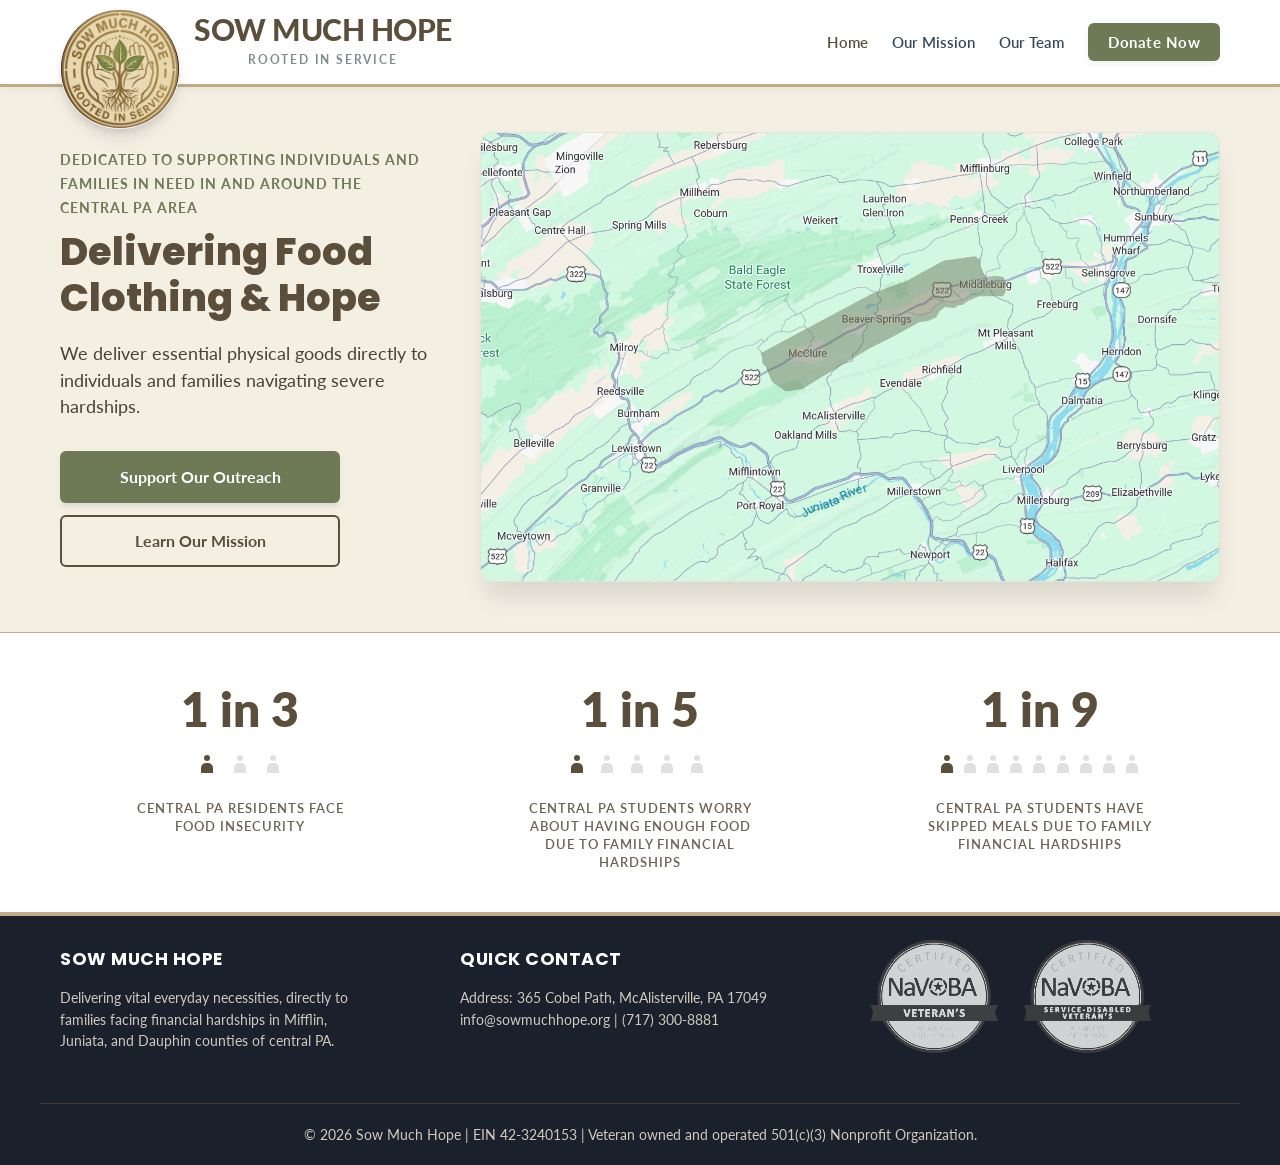
<file: index.html>
<!DOCTYPE html>
<html lang="en">
<head>
    <meta charset="UTF-8">
    <meta name="viewport" content="width=device-width, initial-scale=1.0">
    <title>Sow Much Hope</title>

    <!-- Standard Favicon -->
    <link rel="icon" type="image/png" sizes="64x64" href="./images/favicon.png">

    <!-- Shortcut Icon for Older Browsers -->
    <link rel="shortcut icon" href="./images/favicon.png">

    <!-- Apple Touch Icon (For iOS Home Screen Bookmarks) -->
    <link rel="apple-touch-icon" sizes="180x180" href="./images/apple-touch-icon.png">
	
    <link rel="preconnect" href="https://fonts.googleapis.com">
    <link rel="preconnect" href="https://fonts.gstatic.com" crossorigin>
    <link href="https://fonts.googleapis.com/css2?family=Crete+Round:ital@0;1&family=Lato:ital,wght@0,100;0,300;0,400;0,700;0,900;1,100;1,300;1,400;1,700;1,900&family=Poppins:ital,wght@0,100;0,200;0,300;0,400;0,500;0,600;0,700;0,800;0,900;1,100;1,200;1,300;1,400;1,500;1,600;1,700;1,800;1,900&display=swap" rel="stylesheet">
	
    <link rel="stylesheet" href="style.css">
</head>
<body>

	<!-- MASTER HEADER -->
    <header>
        <nav class="container">
            <a href="index.html" class="logo-group">
                <img src="images/logo.png" alt="Sow Much Hope Logo" class="logo-img">
                <div class="logo-text">
                    <span class="logo-title">Sow Much Hope</span>
                    <span class="logo-tagline">Rooted in Service</span>
                </div>
            </a>
            <ul class="nav-links">
                <li><a href="index.html" class="nav-item active">Home</a></li>
                <li><a href="about.html" class="nav-item">Our Mission</a></li>
				<li><a href="team.html" class="nav-item">Our Team</a></li>
                <!--<li><a href="supporters.html" class="nav-item">Supporters</a></li>-->
                <li><a href="donate.html" class="btn-donate-nav">Donate Now</a></li>
            </ul>            
        </nav>
    </header>
	
    <!-- CONTENT AREA -->
	<main>
		<section style="background: var(--brand-secondary); padding: 35px 0 40px 0; border-bottom: 1px solid var(--accent-gold);">
			<div class="container" style="display: flex; flex-wrap: wrap; gap: 50px; align-items: center;">
                
                <!-- Left Column: Value Proposition -->
                <div class="hero-text-col" style="flex: 1; min-width: 320px;">
                    <span style="color: var(--donation-accent); font-weight: 700; text-transform: uppercase; letter-spacing: 1px; font-size: 0.85rem;">Dedicated to supporting individuals and families in need in and around the central PA area</span>
                    <h1 style="font-size: 2.4rem; line-height: 1.2; margin: 10px 0 20px 0; color: var(--brand-primary); font-weight: 800;">Delivering Food Clothing & Hope</h1>
                    <p style="font-size: 1.1rem; color: #4a4235; margin-bottom: 30px;">We deliver essential physical goods directly to individuals and families navigating severe hardships.</p>
                    
                    <!-- Unified Action Buttons -->
                    <div class="hero-btn-group" style="display: flex; flex-direction: column; gap: 12px; max-width: 280px;">
                        <a href="donate.html" style="background: var(--donation-accent); color: white; padding: 14px 24px; text-decoration: none; font-weight: bold; border-radius: 6px; font-size: 1rem; text-align: center; box-shadow: 0 4px 6px -1px rgba(0,0,0,0.1); transition: transform 0.2s, background 0.2s;">
                            Support Our Outreach
                        </a>
                        <a href="about.html" style="background: transparent; color: var(--brand-primary); border: 2px solid var(--brand-primary); padding: 12px 24px; text-decoration: none; font-weight: bold; border-radius: 6px; font-size: 1rem; text-align: center; transition: background 0.2s;">
                            Learn Our Mission
                        </a>
                    </div>
                </div>

                <!-- Right Column: Massive Hero Image Placement -->
                <div style="flex: 2; min-width: 320px; display: flex; align-items: stretch;">
                    <img src="images/heroimage.png" 
                         alt="Sow Much Hope distributes food and supplies to communities in need within central PA" 
                         style="width: 100%; height: 100%; min-height: 450px; display: block; object-fit: cover; border-radius: 12px; box-shadow: 0 20px 25px -5px rgba(0,0,0,0.1); border: 1px solid rgba(0,0,0,0.05);">
                </div>

            </div>
        </section>

<!-- QUICK IMPACT STATS CONTAINER -->
		<section style="padding: 30px 0; text-align: center; background: white;">
			<div class="container" style="display: flex; flex-wrap: wrap; justify-content: space-around; gap: 40px;">
				
				<!-- Stat 1: 1 in 9 Residents -->
				<div style="display: flex; flex-direction: column; align-items: center; max-width: 250px;">
					<p style="font-size: 3rem; font-weight: 800; color: var(--brand-primary); margin-bottom: 10px;">1 in 3</p>
					
					<!-- 3-Person Grid: 1 Primary Color, 2 Neutral Colors -->
					<div style="display: flex; grid-template-columns: repeat(3, 1fr); gap: 20px; width: 80px; margin-bottom: 25px; align-items: end;">
						<div class="css-person active"><div></div></div>
						<div class="css-person"><div></div></div>
						<div class="css-person"><div></div></div>
					</div>

					<p style="text-transform: uppercase; letter-spacing: 1px; font-size: 0.8rem; color: #6b6255; font-weight: 600; line-height: 1.4; margin: 0;">Central PA residents face food insecurity</p>
				</div>

				<!-- Stat 2: 1 in 5 Students -->
				<div style="display: flex; flex-direction: column; align-items: center; max-width: 250px;">
					<p style="font-size: 3rem; font-weight: 800; color: var(--brand-primary); margin-bottom: 10px;">1 in 5</p>
					
					<!-- 5-Person Grid: 1 Primary Color, 4 Neutral Colors -->
					<div style="display: grid; grid-template-columns: repeat(5, 1fr); gap: 10px; width: 140px; margin-bottom: 25px; align-items: end;">
						<div class="css-person active"><div></div></div>
						<div class="css-person"><div></div></div>
						<div class="css-person"><div></div></div>
						<div class="css-person"><div></div></div>
						<div class="css-person"><div></div></div>
					</div>

					<p style="text-transform: uppercase; letter-spacing: 1px; font-size: 0.8rem; color: #6b6255; font-weight: 600; line-height: 1.4; margin: 0;">Central PA students worry about having enough food due to family financial hardships</p>
				</div>

				<!-- Stat 3: 1 in 9 Students Skipping Meals -->
				<div style="display: flex; flex-direction: column; align-items: center; max-width: 250px;">
					<p style="font-size: 3rem; font-weight: 800; color: var(--brand-primary); margin-bottom: 10px;">1 in 9</p>
					
					<!-- 9-Person Grid: 1 Primary Color, 8 Neutral Colors -->
					<div style="display: grid; grid-template-columns: repeat(9, 1fr); gap: 8px; width: 200px; margin-bottom: 25px; align-items: end;">
						<div class="css-person active"><div></div></div>
						<div class="css-person"><div></div></div>
						<div class="css-person"><div></div></div>
						<div class="css-person"><div></div></div>
						<div class="css-person"><div></div></div>
						<div class="css-person"><div></div></div>
						<div class="css-person"><div></div></div>
						<div class="css-person"><div></div></div>
						<div class="css-person"><div></div></div>
					</div>

					<p style="text-transform: uppercase; letter-spacing: 1px; font-size: 0.8rem; color: #6b6255; font-weight: 600; line-height: 1.4; margin: 0;">Central PA students have skipped meals due to family financial hardships</p>
				</div>

			</div>
		</section>
	</main>

    <!-- MASTER FOOTER -->
    <footer>
        <div class="container" style="display: flex; flex-wrap: wrap; justify-content: space-between; gap: 40px; border-bottom: 1px solid #423b30; padding-bottom: 40px;">
            <!-- Column 1: About -->
            <div style="flex: 1; min-width: 250px;">
                <h3>Sow Much Hope</h3>
                <p style="max-width: 300px;">Delivering vital everyday necessities, directly to families facing financial hardships in Mifflin, Juniata, and Dauphin counties of central PA.</p>
            </div>
            
            <!-- Column 2: Contact Info -->
            <div style="flex: 1; min-width: 250px;">
                <h3>Quick Contact</h3>
                <!--<p>Address: P.O. Box 127, McAlisterville, PA 17049</p>-->
				<p>Address: 365 Cobel Path, McAlisterville, PA 17049</p>
                <p>info@sowmuchhope.org | (717) 300-8881</p>
            </div>

			<!-- Update the Column 3 opening tag to include this class name -->
			<div class="footer-badge-col" style="flex: 1; min-width: 200px; display: flex; flex-direction: column; align-items: flex-start; justify-content: flex-start;">
				<img src="images/VeteranOwned.webp" alt="Certified Service-Disabled Veteran-Owned Business" style="height: auto; max-width: 300px; margin-top: -15px; filter: grayscale(1) brightness(1.4); opacity: 0.8; transition: opacity 0.2s;" onmouseover="this.style.opacity='1'" onmouseout="this.style.opacity='0.8'">
			</div>
        </div>


        <!-- Bottom Copyright Row -->
        <div class="container" style="padding-top: 20px; text-align: center; color: #a89f90;">
            <p>&copy; 2026 Sow Much Hope | EIN 42-3240153 | Veteran owned and operated 501(c)(3) Nonprofit Organization.</p>
        </div>		
    </footer>

</body>
</html>
</file>
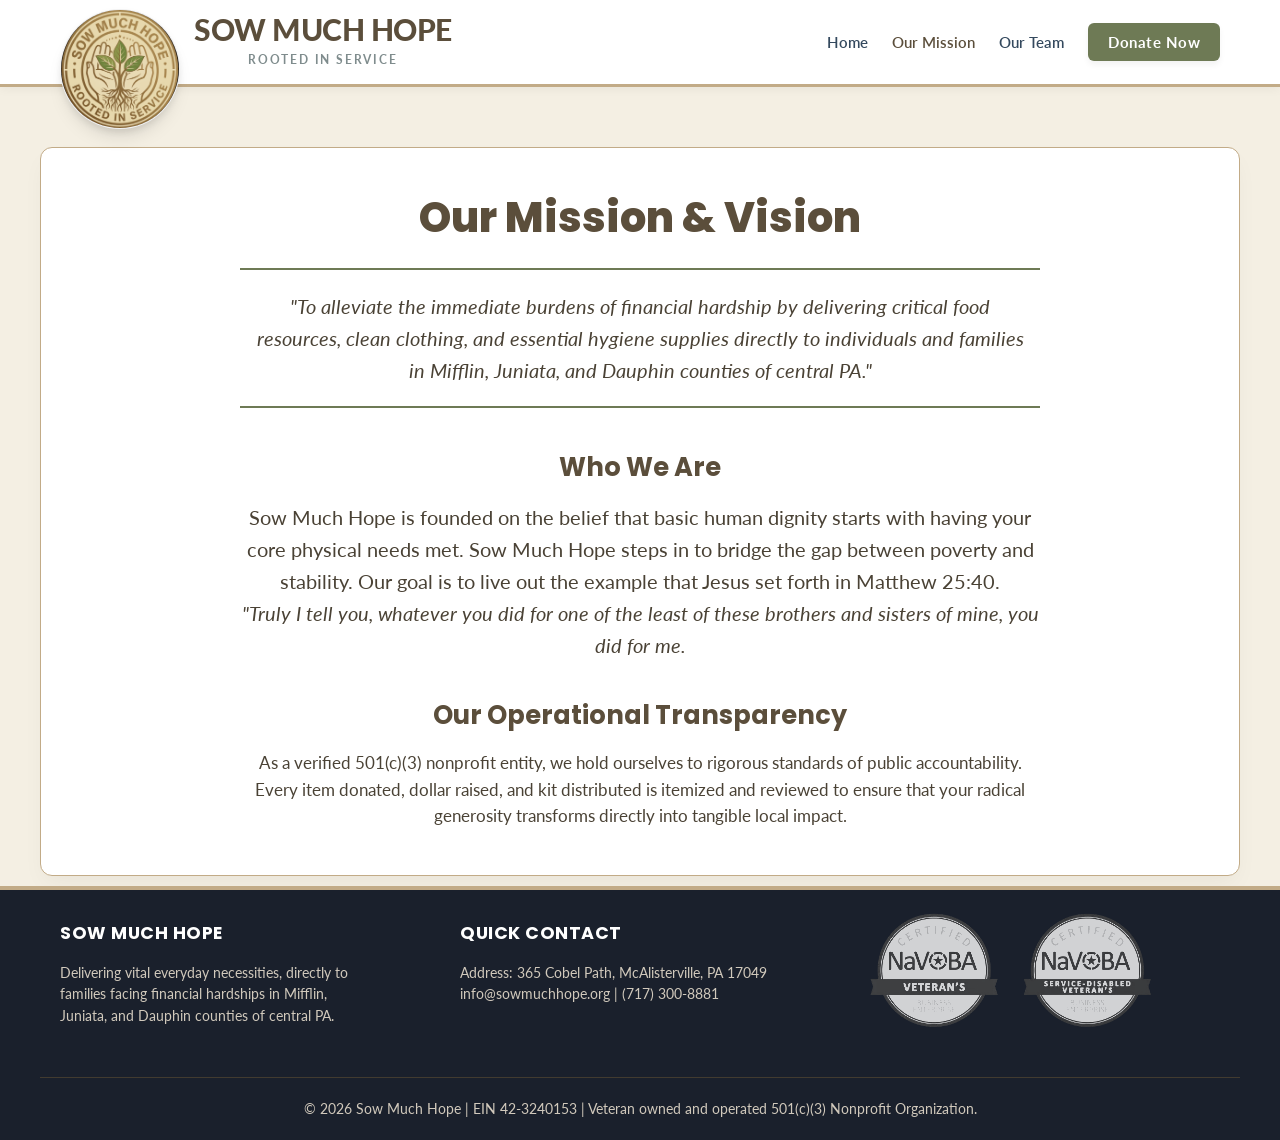
<file: about.html>
<!DOCTYPE html>
<html lang="en">
<head>
    <meta charset="UTF-8">
    <meta name="viewport" content="width=device-width, initial-scale=1.0">
    <title>Our Mission | About Us</title>
	
    <link rel="preconnect" href="https://fonts.googleapis.com">
    <link rel="preconnect" href="https://fonts.gstatic.com" crossorigin>
    <link href="https://fonts.googleapis.com/css2?family=Crete+Round:ital@0;1&family=Lato:ital,wght@0,100;0,300;0,400;0,700;0,900;1,100;1,300;1,400;1,700;1,900&family=Poppins:ital,wght@0,100;0,200;0,300;0,400;0,500;0,600;0,700;0,800;0,900;1,100;1,200;1,300;1,400;1,500;1,600;1,700;1,800;1,900&display=swap" rel="stylesheet">
	
    <link rel="stylesheet" href="style.css">
</head>
<body>

    <!-- MASTER HEADER -->
    <header>
        <nav class="container">
            <a href="index.html" class="logo-group">
                <img src="images/logo.png" alt="Sow Much Hope Logo" class="logo-img">
                <div class="logo-text">
                    <span class="logo-title">Sow Much Hope</span>
                    <span class="logo-tagline">Rooted in Service</span>
                </div>
            </a>
            <ul class="nav-links">
                <li><a href="index.html" class="nav-item">Home</a></li>
                <li><a href="about.html" class="nav-item active">Our Mission</a></li>
				<li><a href="team.html" class="nav-item">Our Team</a></li>
                <!--<li><a href="supporters.html" class="nav-item">Supporters</a></li>-->
                <li><a href="donate.html" class="btn-donate-nav">Donate Now</a></li>
            </ul>
        </nav>
    </header>

    <!-- CONTENT AREA -->
    <main class="sub-page-wrapper">
		<div class="inner-page-card">
            <h1 style="color: var(--brand-primary); font-size: 2.6rem; margin-top: 0; margin-bottom: 25px; font-weight: 800; line-height: 1.2;">Our Mission & Vision</h1>
            
            <div style="max-width: 800px; margin: 0 auto 40px auto; border-top: 2px solid var(--donation-accent); border-bottom: 2px solid var(--donation-accent); padding: 20px 10px;">
                <p style="font-size: 1.25rem; font-style: italic; color: #4a4235; margin: 0; line-height: 1.6;">
                    "To alleviate the immediate burdens of financial hardship by delivering critical food resources, clean clothing, and essential hygiene supplies directly to individuals and families in Mifflin, Juniata, and Dauphin counties of central PA."
                </p>
            </div>

            <div style="max-width: 800px; margin: 0 auto;">
                <h2 style="color: var(--brand-primary); margin-bottom: 15px; font-size: 1.6rem; font-weight: 700;">Who We Are</h2>
                <p style="margin-bottom: 35px; color: #4a4235; line-height: 1.6; font-size: 1.25rem;">Sow Much Hope is founded on the belief that basic human dignity starts with having your core physical needs met. Sow Much Hope steps in to bridge the gap between poverty and stability. Our goal is to live out the example that Jesus set forth in Matthew 25:40.<br>
				<span style="font-style: italic; font-size: 1.25rem;">"Truly I tell you, whatever you did for one of the least of these brothers and sisters of mine, you did for me.</span>

                <h2 style="color: var(--brand-primary); margin-bottom: 15px; font-size: 1.6rem; font-weight: 700;">Our Operational Transparency</h2>
                <p style="color: #4a4235; line-height: 1.6; font-size: 1.05rem; margin-bottom: 0;">As a verified 501(c)(3) nonprofit entity, we hold ourselves to rigorous standards of public accountability. Every item donated, dollar raised, and kit distributed is itemized and reviewed to ensure that your radical generosity transforms directly into tangible local impact.</p>
            </div>
        </div>
    </main>

    <!-- MASTER FOOTER -->
    <footer>
        <div class="container" style="display: flex; flex-wrap: wrap; justify-content: space-between; gap: 40px; border-bottom: 1px solid #423b30; padding-bottom: 40px;">
            <!-- Column 1: About -->
            <div style="flex: 1; min-width: 250px;">
                <h3>Sow Much Hope</h3>
                <p style="max-width: 300px;">Delivering vital everyday necessities, directly to families facing financial hardships in Mifflin, Juniata, and Dauphin counties of central PA.</p>
            </div>
            
            <!-- Column 2: Contact Info -->
            <div style="flex: 1; min-width: 250px;">
                <h3>Quick Contact</h3>
                <!--<p>Address: P.O. Box 127, McAlisterville, PA 17049</p>-->
				<p>Address: 365 Cobel Path, McAlisterville, PA 17049</p>
                <p>info@sowmuchhope.org | (717) 300-8881</p>
            </div>

			<!-- Update the Column 3 opening tag to include this class name -->
			<div class="footer-badge-col" style="flex: 1; min-width: 200px; display: flex; flex-direction: column; align-items: flex-start; justify-content: flex-start;">
				<img src="images/VeteranOwned.webp" alt="Certified Service-Disabled Veteran-Owned Business" style="height: auto; max-width: 300px; margin-top: -15px; filter: grayscale(1) brightness(1.4); opacity: 0.8; transition: opacity 0.2s;" onmouseover="this.style.opacity='1'" onmouseout="this.style.opacity='0.8'">
			</div>
        </div>


        <!-- Bottom Copyright Row -->
        <div class="container" style="padding-top: 20px; text-align: center; color: #a89f90;">
            <p>&copy; 2026 Sow Much Hope | EIN 42-3240153 | Veteran owned and operated 501(c)(3) Nonprofit Organization.</p>
        </div>			
    </footer>

</body>
</html>
</file>
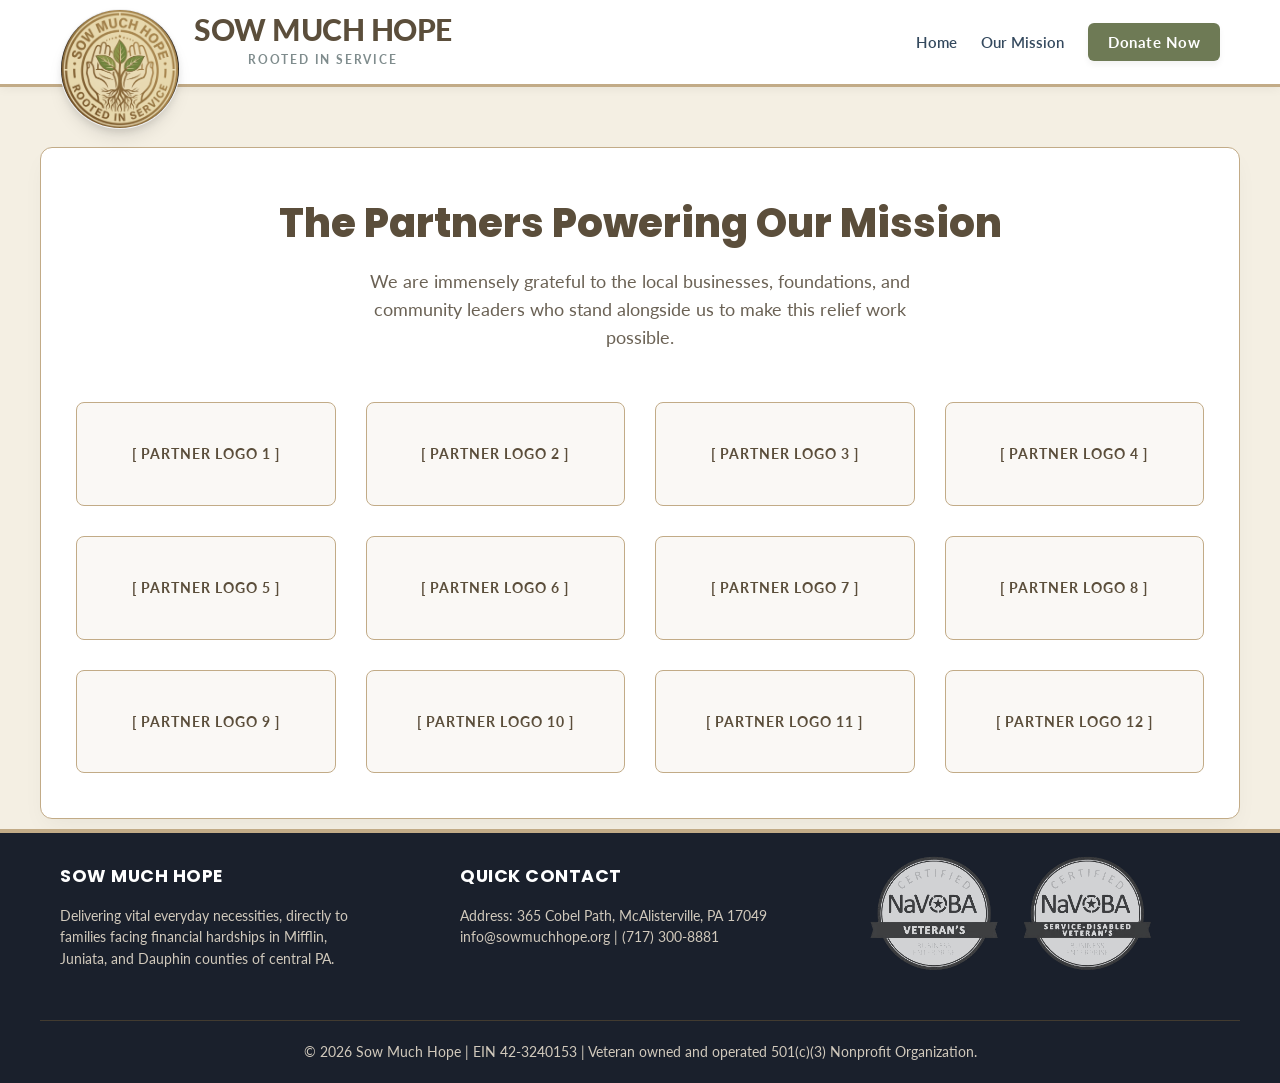
<file: supporters.html>
<!DOCTYPE html>
<html lang="en">
<head>
    <meta charset="UTF-8">
    <meta name="viewport" content="width=device-width, initial-scale=1.0">
    <title>Our Supporters | Partners</title>
	
    <link rel="preconnect" href="https://fonts.googleapis.com">
    <link rel="preconnect" href="https://fonts.gstatic.com" crossorigin>
    <link href="https://fonts.googleapis.com/css2?family=Crete+Round:ital@0;1&family=Lato:ital,wght@0,100;0,300;0,400;0,700;0,900;1,100;1,300;1,400;1,700;1,900&family=Poppins:ital,wght@0,100;0,200;0,300;0,400;0,500;0,600;0,700;0,800;0,900;1,100;1,200;1,300;1,400;1,500;1,600;1,700;1,800;1,900&display=swap" rel="stylesheet">
	
    <link rel="stylesheet" href="style.css">
</head>
<body>

    <!-- MASTER HEADER -->
    <header>
        <nav class="container">
            <a href="index.html" class="logo-group">
                <img src="images/logo.png" alt="Sow Much Hope Logo" class="logo-img">
                <div class="logo-text">
                    <span class="logo-title">Sow Much Hope</span>
                    <span class="logo-tagline">Rooted in Service</span>
                </div>
            </a>
            <ul class="nav-links">
                <li><a href="index.html" class="nav-item">Home</a></li>
                <li><a href="about.html" class="nav-item">Our Mission</a></li>
                <!--<li><a href="supporters.html" class="nav-item">Supporters</a></li>-->
                <li><a href="donate.html" class="btn-donate-nav">Donate Now</a></li>
            </ul>
        </nav>
    </header>

    <!-- SUPPORTERS GRID CONTENT -->
    <!-- Standardized side padding to 5px to align perfectly with the header -->
    <main class="sub-page-wrapper">
		<div class="inner-page-card">
            <h1 style="color: var(--brand-primary); font-size: 2.5rem; margin-top: 0; margin-bottom: 15px; font-weight: 800;">The Partners Powering Our Mission</h1>
            <p style="color: #6b6255; max-width: 600px; margin: 0 auto 50px auto; font-size: 1.1rem; line-height: 1.6;">We are immensely grateful to the local businesses, foundations, and community leaders who stand alongside us to make this relief work possible.</p>
            
            <!-- Secure CSS Grid that wraps automatically on mobile devices -->
            <div style="display: grid; grid-template-columns: repeat(auto-fit, minmax(220px, 1fr)); gap: 30px; align-items: center;">
                <div style="padding: 40px; background: var(--bg-light); border: 1px solid var(--accent-gold); border-radius: 8px; color: var(--brand-primary); font-weight: 700; font-size: 0.9rem; text-transform: uppercase; letter-spacing: 1px;">[ Partner Logo 1 ]</div>
                <div style="padding: 40px; background: var(--bg-light); border: 1px solid var(--accent-gold); border-radius: 8px; color: var(--brand-primary); font-weight: 700; font-size: 0.9rem; text-transform: uppercase; letter-spacing: 1px;">[ Partner Logo 2 ]</div>
                <div style="padding: 40px; background: var(--bg-light); border: 1px solid var(--accent-gold); border-radius: 8px; color: var(--brand-primary); font-weight: 700; font-size: 0.9rem; text-transform: uppercase; letter-spacing: 1px;">[ Partner Logo 3 ]</div>
                <div style="padding: 40px; background: var(--bg-light); border: 1px solid var(--accent-gold); border-radius: 8px; color: var(--brand-primary); font-weight: 700; font-size: 0.9rem; text-transform: uppercase; letter-spacing: 1px;">[ Partner Logo 4 ]</div>
            </div>
			<div style="display: grid; grid-template-columns: repeat(auto-fit, minmax(220px, 1fr)); gap: 30px; padding-top: 30px; align-items: center;">
                <div style="padding: 40px; background: var(--bg-light); border: 1px solid var(--accent-gold); border-radius: 8px; color: var(--brand-primary); font-weight: 700; font-size: 0.9rem; text-transform: uppercase; letter-spacing: 1px;">[ Partner Logo 5 ]</div>
                <div style="padding: 40px; background: var(--bg-light); border: 1px solid var(--accent-gold); border-radius: 8px; color: var(--brand-primary); font-weight: 700; font-size: 0.9rem; text-transform: uppercase; letter-spacing: 1px;">[ Partner Logo 6 ]</div>
                <div style="padding: 40px; background: var(--bg-light); border: 1px solid var(--accent-gold); border-radius: 8px; color: var(--brand-primary); font-weight: 700; font-size: 0.9rem; text-transform: uppercase; letter-spacing: 1px;">[ Partner Logo 7 ]</div>
                <div style="padding: 40px; background: var(--bg-light); border: 1px solid var(--accent-gold); border-radius: 8px; color: var(--brand-primary); font-weight: 700; font-size: 0.9rem; text-transform: uppercase; letter-spacing: 1px;">[ Partner Logo 8 ]</div>
            </div>
			<div style="display: grid; grid-template-columns: repeat(auto-fit, minmax(220px, 1fr)); gap: 30px; padding-top: 30px; align-items: center;">
                <div style="padding: 40px; background: var(--bg-light); border: 1px solid var(--accent-gold); border-radius: 8px; color: var(--brand-primary); font-weight: 700; font-size: 0.9rem; text-transform: uppercase; letter-spacing: 1px;">[ Partner Logo 9 ]</div>
                <div style="padding: 40px; background: var(--bg-light); border: 1px solid var(--accent-gold); border-radius: 8px; color: var(--brand-primary); font-weight: 700; font-size: 0.9rem; text-transform: uppercase; letter-spacing: 1px;">[ Partner Logo 10 ]</div>
                <div style="padding: 40px; background: var(--bg-light); border: 1px solid var(--accent-gold); border-radius: 8px; color: var(--brand-primary); font-weight: 700; font-size: 0.9rem; text-transform: uppercase; letter-spacing: 1px;">[ Partner Logo 11 ]</div>
                <div style="padding: 40px; background: var(--bg-light); border: 1px solid var(--accent-gold); border-radius: 8px; color: var(--brand-primary); font-weight: 700; font-size: 0.9rem; text-transform: uppercase; letter-spacing: 1px;">[ Partner Logo 12 ]</div>
            </div>
        </div>
    </main>

    <!-- MASTER FOOTER -->
    <footer>
        <div class="container" style="display: flex; flex-wrap: wrap; justify-content: space-between; gap: 40px; border-bottom: 1px solid #423b30; padding-bottom: 40px;">
            <!-- Column 1: About -->
            <div style="flex: 1; min-width: 250px;">
                <h3>Sow Much Hope</h3>
                <p style="max-width: 300px;">Delivering vital everyday necessities, directly to families facing financial hardships in Mifflin, Juniata, and Dauphin counties of central PA.</p>
            </div>
            
            <!-- Column 2: Contact Info -->
            <div style="flex: 1; min-width: 250px;">
                <h3>Quick Contact</h3>
                <!--<p>Address: P.O. Box 127, McAlisterville, PA 17049</p>-->
				<p>Address: 365 Cobel Path, McAlisterville, PA 17049</p>
                <p>info@sowmuchhope.org | (717) 300-8881</p>
            </div>

			<!-- Update the Column 3 opening tag to include this class name -->
			<div class="footer-badge-col" style="flex: 1; min-width: 200px; display: flex; flex-direction: column; align-items: flex-start; justify-content: flex-start;">
				<img src="images/VeteranOwned.webp" alt="Certified Service-Disabled Veteran-Owned Business" style="height: auto; max-width: 300px; margin-top: -15px; filter: grayscale(1) brightness(1.4); opacity: 0.8; transition: opacity 0.2s;" onmouseover="this.style.opacity='1'" onmouseout="this.style.opacity='0.8'">
			</div>
        </div>

        <!-- Bottom Copyright Row -->
        <div class="container" style="padding-top: 20px; text-align: center; color: #a89f90;">
            <p>&copy; 2026 Sow Much Hope | EIN 42-3240153 | Veteran owned and operated 501(c)(3) Nonprofit Organization.</p>
        </div>			
    </footer>

</body>
</html>
</file>
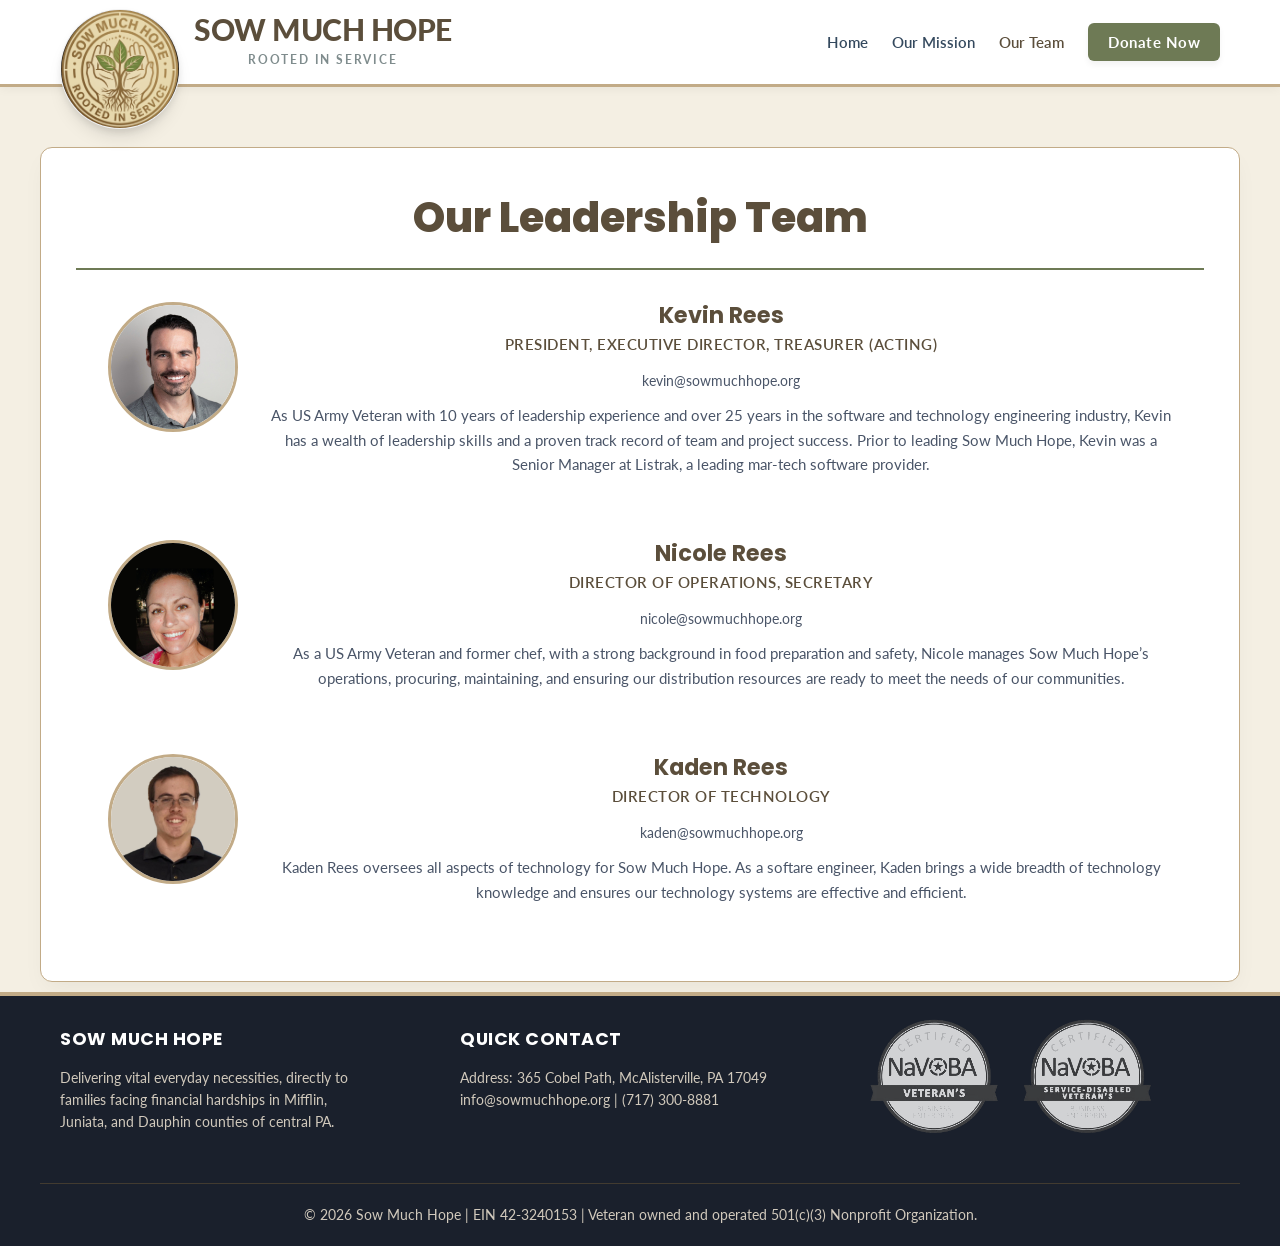
<file: team.html>
<!DOCTYPE html>
<html lang="en">
<head>
    <meta charset="UTF-8">
    <meta name="viewport" content="width=device-width, initial-scale=1.0">
    <title>Our Team</title>
	
    <link rel="preconnect" href="https://fonts.googleapis.com">
    <link rel="preconnect" href="https://fonts.gstatic.com" crossorigin>
    <link href="https://fonts.googleapis.com/css2?family=Crete+Round:ital@0;1&family=Lato:ital,wght@0,100;0,300;0,400;0,700;0,900;1,100;1,300;1,400;1,700;1,900&family=Poppins:ital,wght@0,100;0,200;0,300;0,400;0,500;0,600;0,700;0,800;0,900;1,100;1,200;1,300;1,400;1,500;1,600;1,700;1,800;1,900&display=swap" rel="stylesheet">
	
    <link rel="stylesheet" href="style.css">	
</head>
<body>

    <!-- MASTER HEADER -->
    <header>
        <nav class="container">
            <a href="index.html" class="logo-group">
                <img src="images/logo.png" alt="Sow Much Hope Logo" class="logo-img">
                <div class="logo-text">
                    <span class="logo-title">Sow Much Hope</span>
                    <span class="logo-tagline">Rooted in Service</span>
                </div>
            </a>
            <ul class="nav-links">
                <li><a href="index.html" class="nav-item">Home</a></li>
                <li><a href="about.html" class="nav-item">Our Mission</a></li>
				<li><a href="team.html" class="nav-item active">Our Team</a></li>
                <!--<li><a href="supporters.html" class="nav-item">Supporters</a></li>-->
                <li><a href="donate.html" class="btn-donate-nav">Donate Now</a></li>
            </ul>
        </nav>
    </header>

    <!-- CONTENT AREA -->
    <main class="sub-page-wrapper">
		<div class="inner-page-card">
		<div style="border-bottom: 2px solid var(--donation-accent);">
            <h1 style="color: var(--brand-primary); font-size: 2.6rem; margin-top: 0; margin-bottom: 25px; font-weight: 800; line-height: 1.2;">Our Leadership Team</h1>
        </div>    
		<!-- Officer 1 -->
		<article class="officer-card">
			<div class="officer-headshot-wrapper">
				<img class="officer-img" src="images/kevinrees.jpg" alt="Headshot of Kevin Rees">
			</div>
			<div class="officer-info">
				<div class="officer-header">
					<h2 class="officer-name">Kevin Rees</h2>
						<div class="officer-title">President, Executive Director, Treasurer (Acting)</div>
				</div>
				<a href="mailto:president@sowmuchhope.org" class="officer-email">kevin@sowmuchhope.org</a>
				<p class="officer-bio">
				As US Army Veteran with 10 years of leadership experience and over 25 years in the software and technology engineering industry, Kevin has a wealth of leadership skills and a proven track record of team and project success. Prior to leading Sow Much Hope, Kevin was a Senior Manager at Listrak, a leading mar-tech software provider.
				</p>
			</div>
		</article>
	  
	  <!-- Officer 2 -->
      <article class="officer-card">
        <div class="officer-headshot-wrapper">
          <img class="officer-img" src="images/nicolerees.jpg" alt="Headshot of Nicole Rees">
        </div>
        <div class="officer-info">
          <div class="officer-header">
            <h2 class="officer-name">Nicole Rees</h2>
            <div class="officer-title">Director of Operations, Secretary</div>
          </div>
          <a href="mailto:treasurer@sowmuchhope.org" class="officer-email">nicole@sowmuchhope.org</a>
          <p class="officer-bio">
            As a US Army Veteran and former chef, with a strong background in food preparation and safety, Nicole manages Sow Much Hope’s operations, procuring, maintaining, and ensuring our distribution resources are ready to meet the needs of our communities.
          </p>
        </div>
      </article>

      <!-- Officer 3 -->
      <article class="officer-card">
        <div class="officer-headshot-wrapper">
          <img class="officer-img" src="images/kadenrees.jpg" alt="Headshot of [Officer Name]">
        </div>
        <div class="officer-info">
          <div class="officer-header">
            <h2 class="officer-name">Kaden Rees</h2>
            <div class="officer-title">Director of Technology</div>
          </div>
          <a href="mailto:secretary@sowmuchhope.org" class="officer-email">kaden@sowmuchhope.org</a>
          <p class="officer-bio">
            Kaden Rees oversees all aspects of technology for Sow Much Hope. As a softare engineer, Kaden brings a wide breadth of technology knowledge and ensures our technology systems are effective and efficient.
          </p>
        </div>
      </article>
        </div>
    </main>

    <!-- MASTER FOOTER -->
    <footer>
        <div class="container" style="display: flex; flex-wrap: wrap; justify-content: space-between; gap: 40px; border-bottom: 1px solid #423b30; padding-bottom: 40px;">
            <!-- Column 1: About -->
            <div style="flex: 1; min-width: 250px;">
                <h3>Sow Much Hope</h3>
                <p style="max-width: 300px;">Delivering vital everyday necessities, directly to families facing financial hardships in Mifflin, Juniata, and Dauphin counties of central PA.</p>
            </div>
            
            <!-- Column 2: Contact Info -->
            <div style="flex: 1; min-width: 250px;">
                <h3>Quick Contact</h3>
                <!--<p>Address: P.O. Box 127, McAlisterville, PA 17049</p>-->
				<p>Address: 365 Cobel Path, McAlisterville, PA 17049</p>
                <p>info@sowmuchhope.org | (717) 300-8881</p>
            </div>

			<!-- Update the Column 3 opening tag to include this class name -->
			<div class="footer-badge-col" style="flex: 1; min-width: 200px; display: flex; flex-direction: column; align-items: flex-start; justify-content: flex-start;">
				<img src="images/VeteranOwned.webp" alt="Certified Service-Disabled Veteran-Owned Business" style="height: auto; max-width: 300px; margin-top: -15px; filter: grayscale(1) brightness(1.4); opacity: 0.8; transition: opacity 0.2s;" onmouseover="this.style.opacity='1'" onmouseout="this.style.opacity='0.8'">
			</div>
        </div>


        <!-- Bottom Copyright Row -->
        <div class="container" style="padding-top: 20px; text-align: center; color: #a89f90;">
            <p>&copy; 2026 Sow Much Hope | EIN 42-3240153 | Veteran owned and operated 501(c)(3) Nonprofit Organization.</p>
        </div>			
    </footer>

</body>
</html>
</file>
<file: style.css>
/* ==========================================
    BRAND VARIABLES 
   ========================================== */
   
:root {
    /* BRAND COLORS: */
    --brand-primary: #5B4E3B;       /* Deep bronze/brown from logo text & frame */
    --brand-secondary: #F4EFE3;     /* Warm parchment brand tint for backgrounds */
    --text-dark: #332C22;           /* Deep earthy charcoal for readable text */
    --bg-light: #FAF8F5;            /* Off-white light grey for clean sectioning */
    
    /* THE DONATION ACCENT: Highly prominent, organic green from the leaves */
    --donation-accent: #6E7A55;     /* Leaf green to drive action smoothly */
    --donation-hover: #5A6544;      /* Slightly deeper green for hover state */
    --accent-gold: #C2AB87;         /* Warm emblem gold for fine borders/details */
	--footer-navyblue: #1a202c;
}

/* Master Reset & Browser Best Practices */
* {
    box-sizing: border-box;
    margin: 0;
    padding: 0;
}

/* Master Layout: Shared Header & Navigation */
header {
    background: #ffffff;
    box-shadow: 0 2px 10px rgba(0,0,0,0.05);
    position: sticky;
    top: 0;
    z-index: 1000;
    border-bottom: 3px solid var(--accent-gold);
}

nav {
    display: flex;
    justify-content: space-between;
    align-items: center;
    padding: 20px 0;
}

.nav-links {
    display: flex;
    align-items: center;
    list-style: none;
    gap: 24px;
    margin: 0;
    padding: 0;
}

.nav-item {
    font-family: 'Lato', sans-serif;
    text-decoration: none;
    color: #34495e;
    font-weight: 600;
    font-size: 0.95rem;
    transition: color 0.2s ease;
}

.nav-item:hover, .nav-item.active {
    color: var(--brand-primary, #2c3e50);
}

.btn-donate-nav {
    font-family: 'Lato', sans-serif;
    text-decoration: none;
    background: var(--donation-accent, #e74c3c);
    color: #ffffff !important;
    padding: 10px 20px;
    border-radius: 6px;
    font-weight: 700;
    font-size: 0.95rem;
    letter-spacing: 0.5px;
    box-shadow: 0 4px 6px rgba(0, 0, 0, 0.05);
    transition: transform 0.2s ease, background 0.2s ease;
}

.btn-donate-nav:hover {
    transform: translateY(-1px);
    box-shadow: 0 6px 12px rgba(0, 0, 0, 0.1);
}

/* Logo & Brand Layout Alignment */
.logo-group {
    display: flex;
    align-items: center;
    text-decoration: none;
    flex: 1;
    max-width: 50%;
    position: relative; /* Acts as the structural anchor for our floating logo */
    height: 64px;       /* Firmly locks the header's vertical height tracking */
}

.logo-img {
    height: 120px;      /* Significantly upscaled size */
    width: 120px;       /* Keeps it a perfect, non-oval square */
    display: block;
    object-fit: cover;
    flex-shrink: 0;
    border-radius: 50%; /* Slightly smoother radius to match the larger footprint */
    background: #ffffff;
    
    /* Premium deep shadow so it looks realistically layered over the hero section */
    box-shadow: 0 12px 20px -8px rgba(0,0,0,0.15), 0 4px 10px -2px rgba(0,0,0,0.1);
    border: 1px solid rgba(0,0,0,0.06);
    
    /* The Overlap Magic */
    position: absolute;
    top: -1px;         /* Shifts it up slightly to balance the top and bottom hang */
    left: 0;
    z-index: 10;        /* Guarantees it floats over the header border and hero background */
}

.logo-text {
    display: flex;
    flex-direction: column;
    justify-content: center;
    text-align: center;
    /* Pushes text right: 110px (logo width) + 24px (breathing room gap) */
    margin-left: 134px; 
}

.logo-title {
    font-family: 'Lato', sans-serif;
    display: block;
    font-size: 1.85rem; 
    font-weight: 900;
    text-transform: uppercase;
    color: var(--brand-primary, #2c3e50);
    line-height: 1.0; 
    letter-spacing: -0.5px; 
    white-space: nowrap;
}

.logo-tagline {
    font-family: 'Lato', sans-serif;
    display: block;
    font-size: 0.75rem;
    font-weight: 700;
    text-transform: uppercase;
    letter-spacing: 1.8px;
    color: #7f8c8d;
    margin-top: 6px;
}

body {
    /* Set your primary brand text font (Lato) with system fallback options */
    font-family: 'Lato', -apple-system, BlinkMacSystemFont, "Segoe UI", Roboto, "Helvetica Neue", Arial, sans-serif;
    color: var(--text-dark);
    background-color: var(--bg-light);
    line-height: 1.5;
}

h1, h2, h3, h4, h5, h6 {
    /* If Poppins fails to load, it cleanly defaults to a clean system sans-serif */
    font-family: 'Poppins', -apple-system, BlinkMacSystemFont, "Segoe UI", Arial, sans-serif;
    color: var(--brand-primary);
    font-weight: 700;
}

/* If you use a serif accent for specific subheadings or callouts: */
.serif-accent {
    font-family: 'Crete Round', Georgia, Cambria, "Times New Roman", serif;
}

.container {
    width: 100%;
    max-width: 1200px;
    margin: 0 auto;
    padding: 10px 20px;
}

/* ==========================================
   UNIFIED SUB-PAGE LAYOUT SYSTEM
   ========================================== */

/* This outer wrapper is identical on every page to prevent any jumping */
.sub-page-wrapper {
    padding: 60px 20px 10px 20px;
    background-color: var(--brand-secondary);
    min-height: 77.3vh;
    box-sizing: border-box;
}

/* Base style for single full-width cards (About, Supporters) */
.inner-page-card {
    width: 100%;
    max-width: 1200px;
    margin: 0 auto;
    background: #ffffff;
    padding: 45px 35px;
    border-radius: 12px;
    box-shadow: 0 10px 25px -5px rgba(0, 0, 0, 0.05);
    border: 1px solid var(--accent-gold, #e5e0d8);
    box-sizing: border-box;
	text-align: center;
}

/* Container for multi-column pages (Donate layout) */
.sub-page-grid {
    display: flex;
    flex-wrap: wrap;
    gap: 30px;
    max-width: 1200px;
    margin: 0 auto;
    align-items: stretch;
    box-sizing: border-box;
}

/* Individual grid panels on the donate page */
.sub-page-grid section {
    flex: 1;
    min-width: 320px;
    background: #ffffff;
    border: 1px solid var(--accent-gold, #e5e0d8);
    border-radius: 12px;
    padding: 40px 30px;
    box-shadow: 0 10px 25px -5px rgba(0,0,0,0.05);
    display: flex;
    flex-direction: column;
    justify-content: space-between;
    box-sizing: border-box;
}

/* ==========================================
   MOBILE SNAP-TO-ALIGN OVERRIDES
   ========================================== */
@media (max-width: 768px) {
    /* Every page collapses to this exact padding boundary */
    .sub-page-wrapper {
        padding: 24px 16px; 
    }

    /* Standardizes inner text spacings uniformly */
    .inner-page-card,
    .sub-page-grid section {
        padding: 30px 20px;
        border-radius: 8px;
    }
    
    .sub-page-grid {
        gap: 20px; /* Tighten grid gap on mobile */
    }
}

/* CSS Little People Infographic Icons */
.css-person {
    display: flex;
    flex-direction: column;
    align-items: center;
    width: 14px;
    height: 20px;
    position: relative;
}

/* The Head */
.css-person::before {
    content: '';
    width: 6px;
    height: 6px;
    background: #e0e0e0; /* Default neutral gray */
    border-radius: 50%;
    margin-bottom: 2px;
    display: block;
}

/* The Torso/Shoulders */
.css-person div {
    width: 12px;
    height: 10px;
    background: #e0e0e0; /* Default neutral gray */
    border-top-left-radius: 5px;
    border-top-right-radius: 5px;
}

/* Highlighted Person Styling (The '1' in the stat ratio) */
.css-person.active::before {
    background: var(--brand-primary, #2c3e50); /* Highlights the head in your brand color */
}
.css-person.active div {
    background: var(--brand-primary, #2c3e50); /* Highlights the body in your brand color */
}

.donation-embed-box {
    background: #fcfbfa;
    border: 1px dashed #dcd6cd;
    border-radius: 8px;
    padding: 30px 20px;
    max-width: 450px;
    margin: 0 auto;
    width: 100%;
    box-sizing: border-box;
}
/* ==================
    TEAM PAGE STYLES
   ================== */
   
	   /* Horizontal Officer Card */
    .officer-card {
      background: #ffffff;
      border-radius: 8px;
      overflow: hidden;
      display: flex;
      flex-direction: row;
      align-items: flex-start;
      padding: 2rem;
      gap: 2rem;
    }
    .officer-headshot-wrapper {
      flex-shrink: 0;
    }
    .officer-img {
      width: 130px;
      height: 130px;
      border-radius: 50%;
      object-fit: cover;
      border: 3px solid #C2AB87;
      display: block;
    }
    .officer-info {
      flex: 1;
    }
    .officer-header {
      margin-bottom: 0.75rem;
    }
    .officer-name {
      font-size: 1.4rem;
      color: #5B4E3B;
      line-height: 1.2;
    }
    .officer-title {
      font-size: 0.95rem;
      font-weight: 600;
      color: #5B4E3B;
      text-transform: uppercase;
      letter-spacing: 0.5px;
      margin-top: 0.25rem;
    }
    .officer-email {
      display: inline-block;
      font-size: 0.9rem;
      color: #4a5568;
      text-decoration: none;
      margin-bottom: 0.75rem;
    }
    .officer-email:hover {
      color: #2e5b37;
      text-decoration: underline;
    }
    .officer-bio {
      font-size: 0.95rem;
      color: #4a5568;
      line-height: 1.6;
    }

    /* Responsive Mobile Adjustments */
    @media (max-width: 640px) {
      .officer-card {
        flex-direction: column;
        align-items: center;
        text-align: center;
        padding: 1.5rem;
        gap: 1rem;
      }
      .officer-headshot-wrapper {
        margin-bottom: 0.5rem;
      }
    }





/* Master Layout: Shared Footer */
footer {
    background: var(--footer-navyblue); /*/#1a202c;*/ /* Darkened variant of brand-primary */
    color: #D1C9BC;
    padding: 20px 0 10px 0;
    font-size: 0.9rem;
    border-top: 4px solid var(--accent-gold);
}

footer h3 {
    color: #ffffff;
    margin-bottom: 15px;
    text-transform: uppercase;
    font-size: 1.1rem;
    letter-spacing: 0.5px;
}

footer p {
    color: #D1C9BC;
}

footer a {
    color: #ffffff;
    text-decoration: none;
}

/* ==========================================
   CONSOLIDATED MOBILE RESPONSIVE LAYOUT (768px)
   ========================================== */
@media (max-width: 768px) {
    /* Header & Navigation */
    header nav.container {
        flex-direction: column;
        align-items: center;
        padding: 15px 10px;
        gap: 15px;
    }

    .logo-group {
        max-width: 100%;
        height: auto;
        margin-bottom: 5px;
        flex-direction: column;
        align-items: center;
    }

    .logo-img {
        position: relative;
        top: 0;
        margin-bottom: 10px;
    }

    .logo-text {
        margin-left: 0;
        text-align: center;
    }

    .nav-links {
        flex-wrap: wrap;
        justify-content: center;
        padding: 0;
        margin: 0;
        gap: 12px;
    }

    /* Entire Footer Stack */
    footer .container {
        flex-direction: column;
        align-items: center;
        text-align: center;
    }

    footer h3, 
    footer p {
        text-align: center;
        max-width: 100%;
        margin-left: auto;
        margin-right: auto;
    }
}

/* Mobile Layout Adjustments for Hero Section (800px) */
@media (max-width: 800px) {
    .hero-text-col {
        text-align: center;
    }

    .hero-btn-group {
        margin-left: auto;
        margin-right: auto;
        align-items: center;
        width: 100%;
    }

    .hero-btn-group a {
        width: 100%;
        box-sizing: border-box;
    }
}
</file>
